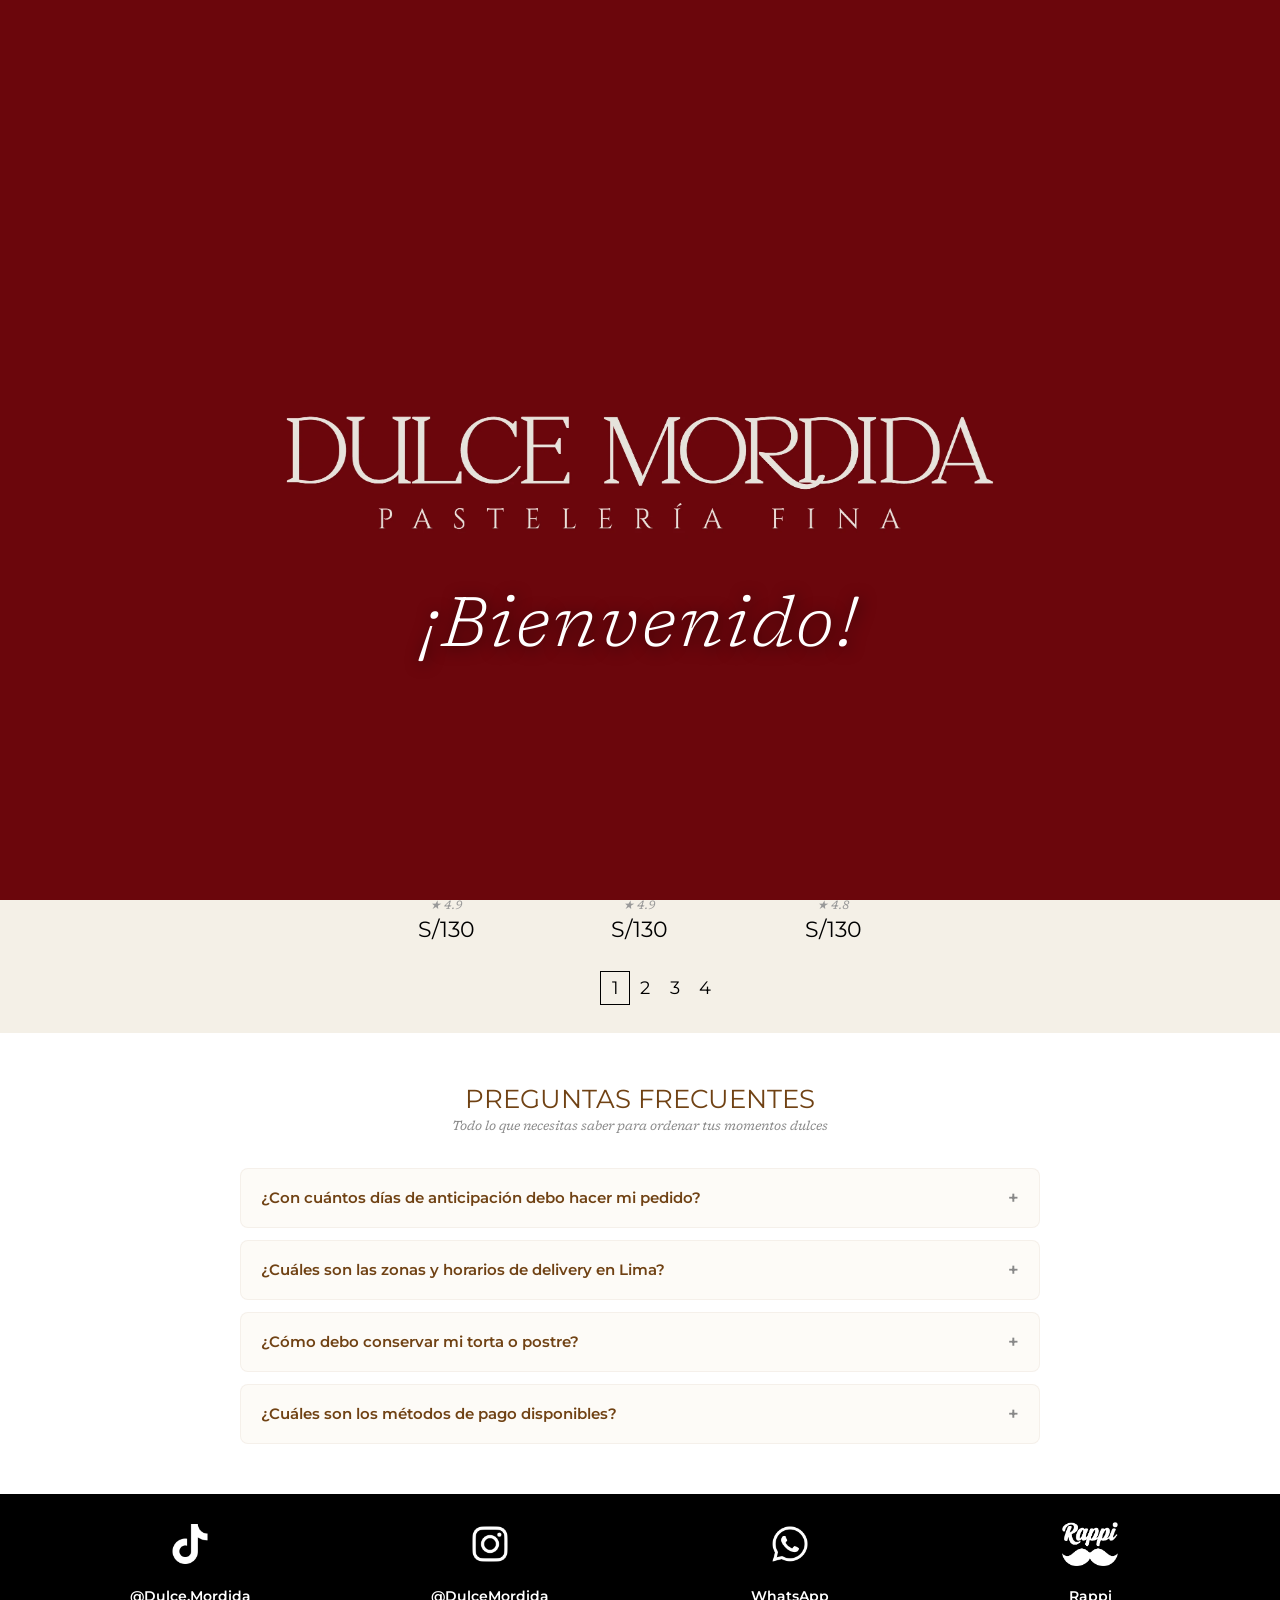
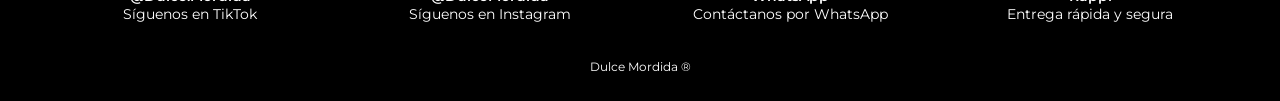
<file: index.html>
<!DOCTYPE html>
<html lang="es">
<head>
    <meta charset="UTF-8">
    <meta name="viewport" content="width=device-width, initial-scale=1.0">
    <title>Dulce Mordida</title>
    <meta name="description" content="Pastelería fina en Lima. Tortas artesanales, temáticas, bowls y bocaditos premium con delivery a domicilio. Haz tu pedido fácil por WhatsApp. 🍰"/>
    <link rel="icon" href="img/logos/favicon.ico"/>
    <link rel="icon" type="image/png" sizes="16x16"   href="img/logos/favicon-16.png"/>
    <link rel="icon" type="image/png" sizes="32x32"   href="img/logos/favicon-32.png"/>
    <link rel="apple-touch-icon"      sizes="180x180"  href="img/logos/favicon-180.png"/>
    <link rel="icon" type="image/png" sizes="192x192"  href="img/logos/favicon-192.png"/>
    <link rel="icon" type="image/png" sizes="512x512"  href="img/logos/favicon-512.png"/>
    <link rel="stylesheet" href="css/styles.css"/>
<!-- Meta tags para redes sociales (Open Graph) -->   
    <meta property="og:title" content="Dulce Mordida | Pastelería Fina en Lima" />
<!-- Descripción atractiva para redes sociales -->
    <meta property="og:description" content="Disfruta de las mejores tortas artesanales, temáticas, bowls y bocaditos premium. Haz tu pedido online con delivery en Lima. 🍰✨" />
<!-- URL canónica de tu sitio web -->
    <meta property="og:url" content="https://www.dulcemordida.com" /> 
    <link rel="canonical" href="https://www.dulcemordida.com"/>
<!-- Imagen atractiva para compartir en redes sociales (debe ser de alta calidad y representar bien tu marca) -->
    <meta property="og:image" content="https://www.dulcemordida.com/img/principal/fondo2.webp" />
<!-- Especificaciones de la imagen para Open Graph -->
    <meta property="og:image:width" content="1200" />
    <meta property="og:image:height" content="630" />
    <meta property="og:image:type" content="image/webp" />
<!-- Tipo de contenido para Open Graph -->
    <meta property="og:type" content="website" />
    <meta property="og:site_name" content="Dulce Mordida" />
<!-- ============================================
     SCHEMA.ORG — DATOS ESTRUCTURADOS PARA GOOGLE
     Permite que Google muestre información rica en
     búsquedas: nombre, horario, teléfono, ubicación.
     
     CÓMO VALIDAR:
     https://search.google.com/test/rich-results
     Pegar la URL del sitio o el código directamente.

     CAMPOS A MANTENER ACTUALIZADOS:
     - opens / closes: horario de atención real
     - priceRange: rango de precios actual
     - telephone: número de WhatsApp
     - sameAs: si cambian las redes sociales
     ============================================ -->
    <script type="application/ld+json">
    {
        "@context": "https://schema.org",
        "@type": "Bakery",
        "name": "Dulce Mordida",
        "url": "https://www.dulcemordida.com",
        "logo": "https://www.dulcemordida.com/img/logos/DulceMordida_1.png",
        "image": "https://www.dulcemordida.com/img/principal/fondo2.webp",
        "description": "Pastelería fina en Lima. Tortas artesanales, temáticas, bowls y bocaditos premium con delivery a domicilio.",
        "telephone": "+51954301376",
        "priceRange": "S/19 - S/200",
        "servesCuisine": "Pastelería",
        "address": {
            "@type": "PostalAddress",
            "addressLocality": "Lima",
            "addressCountry": "PE"
        },
        "geo": {
            "@type": "GeoCoordinates",
            "latitude": -12.0869582,
            "longitude": -76.9757827
        },
        "openingHoursSpecification": {
            "@type": "OpeningHoursSpecification",
            "dayOfWeek": [
                "Monday","Tuesday","Wednesday",
                "Thursday","Friday","Saturday","Sunday"
            ],
            "opens": "11:00",
            "closes": "20:30"
        },
        "sameAs": [
            "https://www.instagram.com/DulceMordida",
            "https://www.tiktok.com/@Dulce.Mordida",
            "https://www.google.com/maps/place/Dulce+Mordida/@-12.0869687,-76.9757827,17z"
        ],
        "hasMap": "https://www.google.com/maps/place/Dulce+Mordida/@-12.0869687,-76.9757827,17z",
        "contactPoint": {
            "@type": "ContactPoint",
            "telephone": "+51954301376",
            "contactType": "customer service",
            "contactOption": "TollFree",
            "availableLanguage": "Spanish"
        }
    }
    </script>
<!-- Google Analytics -->
    <script async src="https://www.googletagmanager.com/gtag/js?id=G-C13V2271BY"></script>
    <script>
      window.dataLayer = window.dataLayer || [];
      function gtag(){dataLayer.push(arguments);}
      gtag('js', new Date());
      gtag('config', 'G-C13V2271BY');
    </script>
</head>
<body>

<!-- Pantalla de Bienvenida (Splash Screen) -->
    <div id="splash-screen" onclick="cerrarSplash()">
        <!-- Esta imagen se estirará por toda la pantalla de fondo -->
        <img src="img/principal/fondo2.webp" alt="Fondo Dulce Mordida" class="splash-bg-image">
        
        <!-- Contenido que flota sobre la imagen -->
        <div class="splash-content">
            <h1 class="splash-text">¡Bienvenido!</h1>
        </div>
    </div>

<!-- Barra de anuncio -->
    <div class="top-announcement-bar">
        <span>✨ Ya estamos atendiendo · CC Real Plaza Puruchuco, segundo piso ✨</span>
    </div>

<!-- Contenido principal -->
    <div class="container">
        <div class="row">

            <div class="col-xs-12 col-s-12 col-m-3 col-l-3">
                <div include-html="partials/menu.html"></div> 
            </div>

            <div class="col-m-9 col-l-6">
                <div include-html="partials/products.html"></div>
            </div>

            <div class="col-m-12 col-l-3">
                <div include-html="partials/aside.html"></div>
            </div>

        </div>
    </div>

<!-- Sección de Preguntas Frecuentes (FAQ) -->

    <div include-html="partials/faq.html"></div>

<!-- Footer -->
    <div include-html="partials/footer.html"></div>

<!-- Scripts -->
    <script src="js/include-html.js"></script> 
    <script src="js/navegation.js"></script>  

<!-- Botón flotante de WhatsApp -->
    <a class="whatsapp-flotante" 
        href="https://wa.me/51954301376?text=Hola%2C%20me%20gustar%C3%ADa%20hacer%20un%20pedido%20%F0%9F%8E%82" 
        target="_blank" 
        rel="noopener noreferrer"
        title="Contáctanos por WhatsApp">
        <img src="img/iconos/whatsapp-brands-solid-full.svg" alt="WhatsApp" width="28"/> 
    </a>

</body>
</html>

<!-- 💡 Un truco de oro cuando subas tu web a internet:
Tanto Instagram como Facebook guardan en su memoria ("caché") la primera versión que ven de una web. 
Si en el futuro cambias esta foto o el texto y ves que en Instagram se sigue mostrando lo viejo, 
solo debes entrar a una herramienta gratuita de Google llamada "Meta Sharing Debugger" 
(Depurador de contenido compartido de Meta). Pegas tu link ahí, le das al botón “Depurar 
/ Volver a extraer” y obligarás a Instagram a actualizar la imagen al instante. -->
</file>
<file: css/styles.css>
@import "colors.css";
@import "fonts.css";
@import "common.css";
@import "grid.css";
@import "menu.css";
@import "products.css";
@import "aside.css";
@import "footer.css";
@import "faq.css";
@import "locales.css";

/* @import "image-effects.css"; ← comentado hasta que tenga contenido */
</file>
